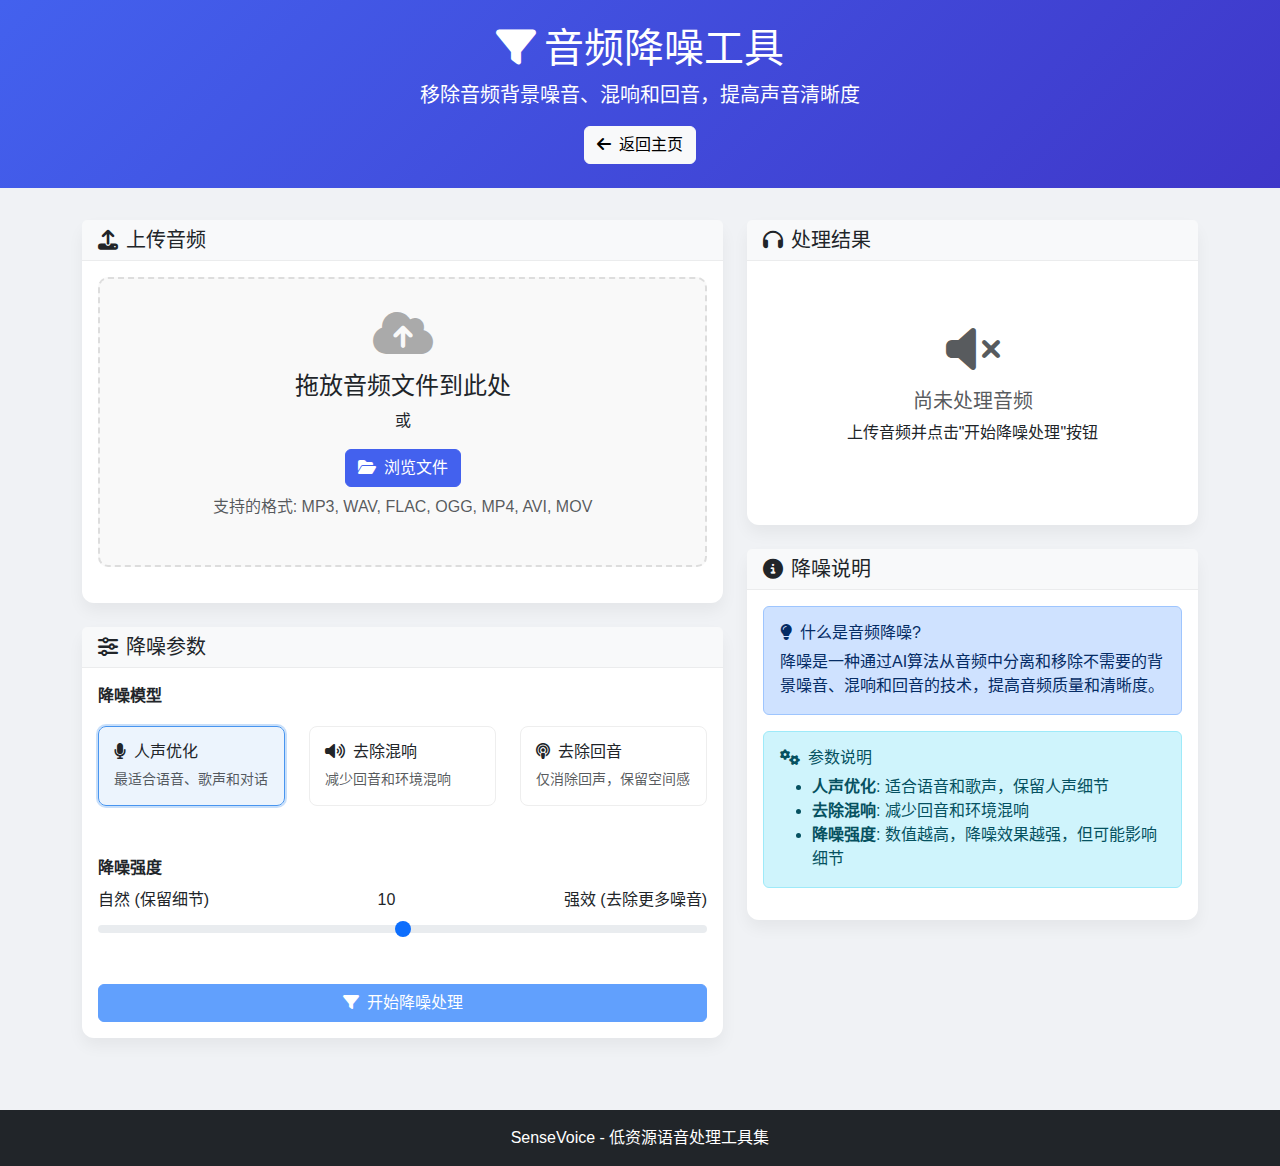
<file: SenseVoice/templates/denoise.html>
<!DOCTYPE html>
<html lang="zh-CN">

<head>
    <meta charset="UTF-8">
    <meta name="viewport" content="width=device-width, initial-scale=1.0">
    <title>SenseVoice - 音频降噪工具</title>

    <link href="https://cdn.jsdelivr.net/npm/bootstrap@5.3.0/dist/css/bootstrap.min.css" rel="stylesheet">
    <link rel="stylesheet" href="https://cdnjs.cloudflare.com/ajax/libs/font-awesome/6.4.0/css/all.min.css">
    <script src="https://code.jquery.com/jquery-3.6.0.min.js"></script>
    <style>
        :root {
            --primary-color: #4361ee;
            --secondary-color: #3f37c9;
            --accent-color: #4895ef;
            --light-color: #f8f9fa;
            --dark-color: #212529;
            --border-radius: 12px;
        }

        body {
            padding: 0;
            background-color: #f0f2f5;
            font-family: 'Segoe UI', 'Microsoft YaHei', sans-serif;
            color: #333;
            min-height: 100vh;
            display: flex;
            flex-direction: column;
        }

        .app-header {
            background: linear-gradient(135deg, var(--primary-color), var(--secondary-color));
            color: white;
            padding: 1.5rem 0;
            margin-bottom: 2rem;
        }

        .card {
            border-radius: var(--border-radius);
            border: none;
            box-shadow: 0 0.5rem 1rem rgba(0, 0, 0, 0.05);
            transition: all 0.3s ease;
            margin-bottom: 1.5rem;
        }

        .card:hover {
            box-shadow: 0 0.5rem 1.5rem rgba(0, 0, 0, 0.1);
        }

        .card-header {
            border-top-left-radius: var(--border-radius);
            border-top-right-radius: var(--border-radius);
            background-color: var(--light-color);
            border-bottom: 1px solid rgba(0, 0, 0, 0.05);
            font-weight: 600;
        }

        .btn-primary {
            background-color: var(--primary-color);
            border-color: var(--primary-color);
            border-radius: calc(var(--border-radius) / 2);
        }

        .btn-primary:hover {
            background-color: var(--secondary-color);
            border-color: var(--secondary-color);
        }

        .model-selector {
            margin-bottom: 20px;
        }

        .upload-area {
            border: 2px dashed #ddd;
            border-radius: 10px;
            padding: 30px;
            text-align: center;
            transition: all 0.3s;
            background-color: #f9f9f9;
            margin-bottom: 20px;
        }

        .upload-area:hover,
        .upload-area.dragover {
            border-color: var(--accent-color);
            background-color: rgba(73, 149, 239, 0.05);
        }

        .upload-icon {
            font-size: 48px;
            color: #aaa;
            margin-bottom: 15px;
            transition: all 0.3s;
        }

        .upload-area:hover .upload-icon {
            color: var(--accent-color);
        }

        .model-box {
            padding: 15px;
            border: 1px solid #eee;
            border-radius: 8px;
            margin: 10px 0;
            cursor: pointer;
            transition: all 0.2s;
        }

        .model-box:hover,
        .model-box.selected {
            background-color: rgba(73, 149, 239, 0.1);
            border-color: var(--accent-color);
        }

        .model-box.selected {
            box-shadow: 0 0 0 2px rgba(73, 149, 239, 0.3);
        }

        .result-section {
            margin-top: 30px;
        }

        .comparison-view {
            display: flex;
            flex-wrap: wrap;
            gap: 20px;
            margin: 20px 0;
        }

        .audio-card {
            flex: 1;
            min-width: 300px;
        }

        #progressContainer {
            margin: 30px 0;
            display: none;
        }

        .footer {
            margin-top: auto;
            padding: 1rem 0;
            background-color: var(--dark-color);
            color: white;
        }

        /* 滚动效果 */
        .custom-scrollbar {
            max-height: 400px;
            overflow-y: auto;
            padding-right: 5px;
        }

        .custom-scrollbar::-webkit-scrollbar {
            width: 6px;
        }

        .custom-scrollbar::-webkit-scrollbar-track {
            background: #f1f1f1;
            border-radius: 10px;
        }

        .custom-scrollbar::-webkit-scrollbar-thumb {
            background: #aaa;
            border-radius: 10px;
        }

        .custom-scrollbar::-webkit-scrollbar-thumb:hover {
            background: #888;
        }

        /* 用于显示参数的滑动器 */
        .slider-container {
            margin: 20px 0;
        }

        .slider-label {
            display: flex;
            justify-content: space-between;
            margin-bottom: 5px;
        }
    </style>
</head>

<body>
    <header class="app-header text-center">
        <div class="container">
            <h1><i class="fas fa-filter me-2"></i>音频降噪工具</h1>
            <p class="lead">移除音频背景噪音、混响和回音，提高声音清晰度</p>
            <a href="/" class="btn btn-light"><i class="fas fa-arrow-left me-2"></i>返回主页</a>
        </div>
    </header>

    <div class="container mb-5">
        <div class="row">
            <!-- 左侧面板 - 上传和参数 -->
            <div class="col-lg-7">
                <div class="card">
                    <div class="card-header d-flex justify-content-between align-items-center">
                        <h5 class="mb-0"><i class="fas fa-upload me-2"></i>上传音频</h5>
                    </div>
                    <div class="card-body">
                        <div class="upload-area" id="uploadArea">
                            <i class="fas fa-cloud-upload-alt upload-icon"></i>
                            <h4>拖放音频文件到此处</h4>
                            <p>或</p>
                            <input type="file" id="audioFile" class="d-none" accept="audio/*,video/*">
                            <button class="btn btn-primary" id="browseBtn">
                                <i class="fas fa-folder-open me-2"></i>浏览文件
                            </button>
                            <p class="text-muted mt-2">支持的格式: MP3, WAV, FLAC, OGG, MP4, AVI, MOV</p>
                        </div>

                        <div id="fileInfo" class="alert alert-info d-none">
                            <div class="d-flex align-items-center">
                                <i class="fas fa-file-audio me-3 fa-2x"></i>
                                <div>
                                    <h6 id="fileName">文件名.mp3</h6>
                                    <small id="fileSize">大小: 0 MB</small>
                                </div>
                            </div>
                        </div>
                    </div>
                </div>

                <div class="card">
                    <div class="card-header d-flex justify-content-between align-items-center">
                        <h5 class="mb-0"><i class="fas fa-sliders-h me-2"></i>降噪参数</h5>
                    </div>
                    <div class="card-body">
                        <div class="mb-4">
                            <label class="form-label fw-bold">降噪模型</label>
                            <div class="row">
                                <div class="col-md-4 mb-3">
                                    <div class="model-box selected" data-model="HP5">
                                        <h6><i class="fas fa-microphone me-2"></i>人声优化</h6>
                                        <p class="text-muted mb-0 small">最适合语音、歌声和对话</p>
                                    </div>
                                </div>
                                <div class="col-md-4 mb-3">
                                    <div class="model-box" data-model="VR-DeEcho-DeReverb">
                                        <h6><i class="fas fa-volume-up me-2"></i>去除混响</h6>
                                        <p class="text-muted mb-0 small">减少回音和环境混响</p>
                                    </div>
                                </div>
                                <div class="col-md-4 mb-3">
                                    <div class="model-box" data-model="VR-DeEcho">
                                        <h6><i class="fas fa-podcast me-2"></i>去除回音</h6>
                                        <p class="text-muted mb-0 small">仅消除回声，保留空间感</p>
                                    </div>
                                </div>
                            </div>                  </div>

                        <div class="slider-container">
                            <label for="aggLevelSlider" class="form-label fw-bold">降噪强度</label>
                            <div class="slider-label">
                                <span>自然 (保留细节)</span>
                                <span id="aggLevelValue">10</span>
                                <span>强效 (去除更多噪音)</span>
                            </div>
                            <input type="range" class="form-range" id="aggLevelSlider" min="0" max="20" step="1"
                                value="10">
                        </div>

                        <button id="startDenoiseBtn" class="btn btn-primary w-100 mt-3" disabled>
                            <i class="fas fa-filter me-2"></i>开始降噪处理
                        </button>
                    </div>
                </div>
            </div>

            <!-- 右侧面板 - 结果 -->
            <div class="col-lg-5">
                <div class="card">
                    <div class="card-header d-flex justify-content-between align-items-center">
                        <h5 class="mb-0"><i class="fas fa-headphones me-2"></i>处理结果</h5>
                    </div>
                    <div class="card-body">
                        <div id="resultEmpty" class="text-center py-5">
                            <i class="fas fa-volume-mute fa-3x text-muted mb-3"></i>
                            <h5 class="text-muted">尚未处理音频</h5>
                            <p>上传音频并点击"开始降噪处理"按钮</p>
                        </div>

                        <div id="progressContainer" class="text-center">
                            <div class="progress" style="height: 20px;">
                                <div id="progressBar" class="progress-bar progress-bar-striped progress-bar-animated"
                                    role="progressbar" style="width: 0%" aria-valuenow="0" aria-valuemin="0"
                                    aria-valuemax="100">0%</div>
                            </div>
                            <p class="mt-2" id="progressText">正在处理音频...</p>
                        </div>

                        <div id="resultContent" class="d-none">
                            <div class="comparison-view">
                                <div class="audio-card">
                                    <h6><i class="fas fa-file-audio me-2"></i>原始音频</h6>
                                    <audio id="originalAudio" class="w-100 mb-2" controls></audio>
                                </div>
                                <div class="audio-card">
                                    <h6><i class="fas fa-magic me-2"></i>降噪后音频</h6>
                                    <audio id="denoisedAudio" class="w-100 mb-2" controls></audio>
                                </div>
                            </div>

                            <div class="text-center mt-3">
                                <a id="downloadBtn" href="#" class="btn btn-success me-2" download>
                                    <i class="fas fa-download me-2"></i>下载降噪音频
                                </a>
                                <button id="resetBtn" class="btn btn-outline-secondary">
                                    <i class="fas fa-redo me-2"></i>重新开始
                                </button>
                            </div>
                        </div>
                    </div>
                </div>

                <div class="card">
                    <div class="card-header d-flex justify-content-between align-items-center">
                        <h5 class="mb-0"><i class="fas fa-info-circle me-2"></i>降噪说明</h5>
                    </div>
                    <div class="card-body">
                        <div class="alert alert-primary">
                            <h6><i class="fas fa-lightbulb me-2"></i>什么是音频降噪?</h6>
                            <p class="mb-0">降噪是一种通过AI算法从音频中分离和移除不需要的背景噪音、混响和回音的技术，提高音频质量和清晰度。</p>
                        </div>

                        <div class="alert alert-info">
                            <h6><i class="fas fa-cogs me-2"></i>参数说明</h6>
                            <ul class="mb-0">
                                <li><strong>人声优化</strong>: 适合语音和歌声，保留人声细节</li>
                                <li><strong>去除混响</strong>: 减少回音和环境混响</li>
                                <li><strong>降噪强度</strong>: 数值越高，降噪效果越强，但可能影响细节</li>
                            </ul>
                        </div>
                    </div>
                </div>
            </div>
        </div>
    </div>

    <footer class="footer text-center py-3">
        <div class="container">
            <p class="mb-0">SenseVoice - 低资源语音处理工具集</p>
        </div>
    </footer>

    <script>
        $(document).ready(function() {
            // 变量声明
            let selectedFile = null;
            let selectedModel = 'HP5';
            let isProcessing = false;
            
            // 浏览文件按钮
            $('#browseBtn').click(function() {
                $('#audioFile').click();
            });
            
            // 文件选择
            $('#audioFile').change(function(e) {
                handleFileSelect(e.target.files[0]);
            });
            
            // 拖放功能
            const uploadArea = document.getElementById('uploadArea');
            
            ['dragenter', 'dragover', 'dragleave', 'drop'].forEach(eventName => {
                uploadArea.addEventListener(eventName, preventDefaults, false);
            });
            
            function preventDefaults(e) {
                e.preventDefault();
                e.stopPropagation();
            }
            
            ['dragenter', 'dragover'].forEach(eventName => {
                uploadArea.addEventListener(eventName, highlight, false);
            });
            
            ['dragleave', 'drop'].forEach(eventName => {
                uploadArea.addEventListener(eventName, unhighlight, false);
            });
            
            function highlight() {
                uploadArea.classList.add('dragover');
            }
            
            function unhighlight() {
                uploadArea.classList.remove('dragover');
            }
            
            uploadArea.addEventListener('drop', handleDrop, false);
            
            function handleDrop(e) {
                const dt = e.dataTransfer;
                const files = dt.files;
                
                if(files.length > 0) {
                    handleFileSelect(files[0]);
                }
            }
            
            function handleFileSelect(file) {
                if(!file) return;
                
                const validAudioTypes = ['audio/mpeg', 'audio/wav', 'audio/flac', 'audio/ogg', 'audio/aac', 'audio/m4a'];
                const validVideoTypes = ['video/mp4', 'video/avi', 'video/quicktime', 'video/x-matroska'];
                
                if(validAudioTypes.includes(file.type) || validVideoTypes.includes(file.type)) {
                    selectedFile = file;
                    
                    // 显示文件信息
                    $('#fileName').text(file.name);
                    $('#fileSize').text('大小: ' + formatFileSize(file.size));
                    $('#fileInfo').removeClass('d-none');
                    
                    // 启用开始按钮
                    $('#startDenoiseBtn').prop('disabled', false);
                    
                    // 创建音频预览
                    const audioUrl = URL.createObjectURL(file);
                    $('#originalAudio').attr('src', audioUrl);
                } else {
                    alert('请选择有效的音频或视频文件');
                }
            }
            
            // 模型选择
            $('.model-box').click(function() {
                $('.model-box').removeClass('selected');
                $(this).addClass('selected');
                selectedModel = $(this).data('model');
            });
            
            // 滑块值显示
            $('#aggLevelSlider').on('input', function() {
                $('#aggLevelValue').text($(this).val());
            });
            
            // 开始处理按钮
            $('#startDenoiseBtn').click(function() {
                if(!selectedFile || isProcessing) return;
                
                // 开始处理
                startDenoise();
            });
            
            // 重置按钮
            $('#resetBtn').click(function() {
                // 重置界面
                resetUI();
            });
            
            function startDenoise() {
                isProcessing = true;
                
                // 显示进度条
                $('#resultEmpty').addClass('d-none');
                $('#resultContent').addClass('d-none');
                $('#progressContainer').show();
                
                // 创建FormData对象
                const formData = new FormData();
                formData.append('file', selectedFile);
                formData.append('model', selectedModel);
                formData.append('agg_level', $('#aggLevelSlider').val());
                
                // 模拟进度更新（实际应该由服务器推送）
                let progress = 0;
                const progressInterval = setInterval(() => {
                    progress += Math.random() * 10;
                    if(progress > 100) progress = 100;
                    updateProgress(Math.floor(progress));
                    
                    if(progress >= 100) {
                        clearInterval(progressInterval);
                    }
                }, 500);
                
                // 发送请求
                $.ajax({
                    url: '/api/denoise',
                    type: 'POST',
                    data: formData,
                    contentType: false,
                    processData: false,
                    xhr: function() {
                        const xhr = new XMLHttpRequest();
                        xhr.upload.onprogress = function(e) {
                            if (e.lengthComputable) {
                                const uploadProgress = Math.floor((e.loaded / e.total) * 30); // 上传占30%
                                updateProgress(uploadProgress);
                            }
                        };
                        return xhr;
                    },
                    success: function(response) {
                        clearInterval(progressInterval);
                        updateProgress(100);
                        
                        // 延迟显示结果，让用户看到100%进度
                        setTimeout(() => {
                            $('#progressContainer').hide();
                            
                            // 处理响应
                            if(response.status === 'success') {
                                showResults(response);
                            } else {
                                alert('处理失败: ' + response.message);
                                resetUI();
                            }
                            
                            isProcessing = false;
                        }, 500);
                    },
                    error: function(xhr, status, error) {
                        clearInterval(progressInterval);
                        $('#progressContainer').hide();
                        alert('处理请求失败: ' + error);
                        isProcessing = false;
                    }
                });
            }
            
            function showResults(response) {
                // 设置降噪后的音频
                $('#denoisedAudio').attr('src', response.audio_url);
                
                // 设置下载链接
                $('#downloadBtn').attr('href', response.audio_url);
                $('#downloadBtn').attr('download', `denoised_${selectedFile.name}`);
                
                // 显示结果区域
                $('#resultContent').removeClass('d-none');
            }
            
            function updateProgress(value) {
                $('#progressBar').css('width', value + '%').attr('aria-valuenow', value);
                $('#progressBar').text(value + '%');
                
                // 更新文本
                if(value < 30) {
                    $('#progressText').text('正在上传音频...');
                } else if(value < 70) {
                    $('#progressText').text('正在降噪处理...');
                } else {
                    $('#progressText').text('即将完成...');
                }
            }
            
            function resetUI() {
                // 重置文件
                selectedFile = null;
                $('#audioFile').val('');
                $('#fileInfo').addClass('d-none');
                
                // 重置音频
                $('#originalAudio').attr('src', '');
                $('#denoisedAudio').attr('src', '');
                
                // 重置界面
                $('#resultContent').addClass('d-none');
                $('#resultEmpty').removeClass('d-none');
                $('#startDenoiseBtn').prop('disabled', true);
                
                // 重置进度
                $('#progressContainer').hide();
                $('#progressBar').css('width', '0%').attr('aria-valuenow', 0);
                $('#progressBar').text('0%');
            }
            
            function formatFileSize(bytes) {
                if(bytes < 1024) return bytes + ' B';
                else if(bytes < 1048576) return (bytes / 1024).toFixed(2) + ' KB';
                else if(bytes < 1073741824) return (bytes / 1048576).toFixed(2) + ' MB';
                else return (bytes / 1073741824).toFixed(2) + ' GB';
            }
        });
    </script>
</body>

</html>
</file>
